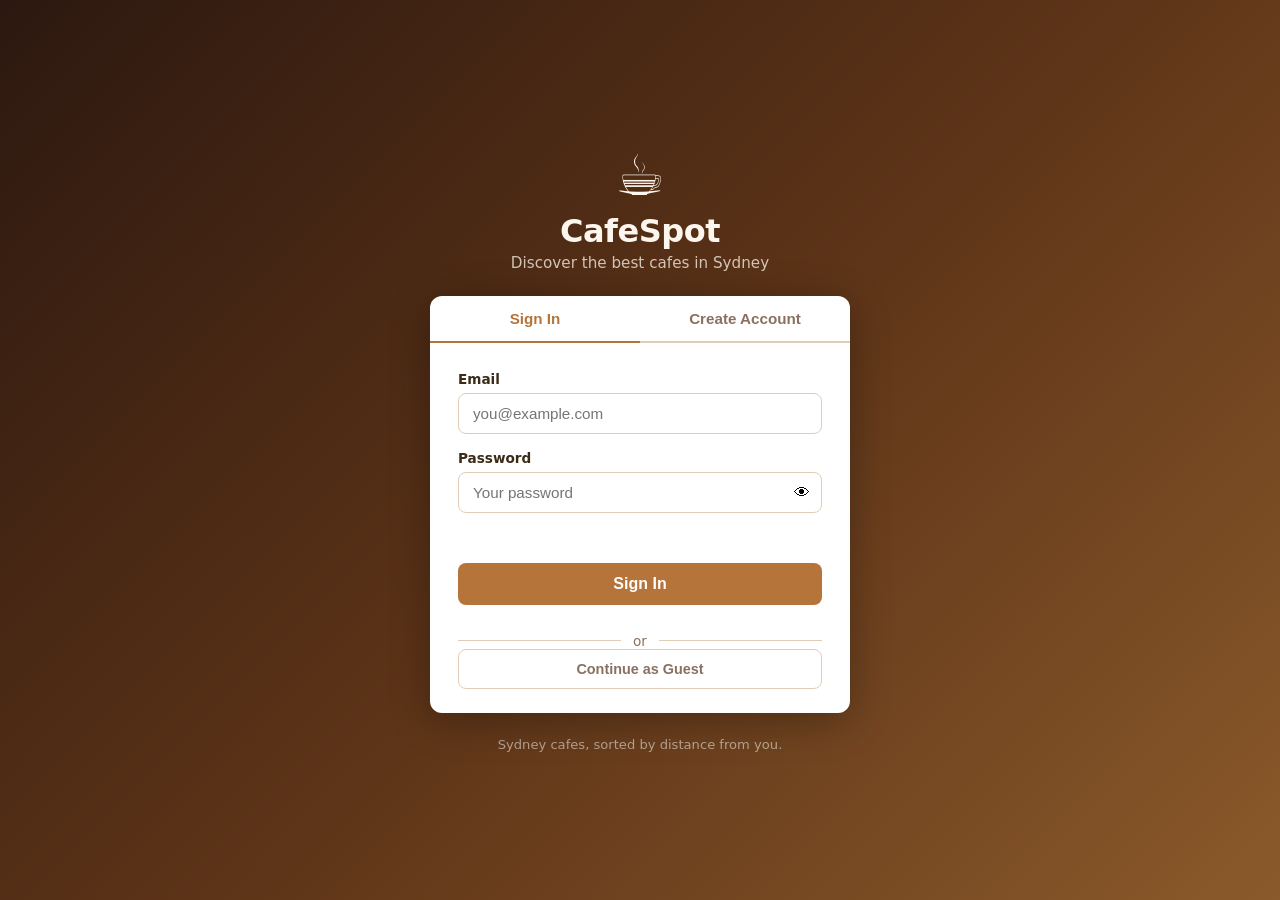
<file: frontend/index.html>
<!DOCTYPE html>
<html lang="en">
<head>
    <meta charset="UTF-8">
    <meta name="viewport" content="width=device-width, initial-scale=1.0">
    <title>CafeSpot — Find Sydney Cafes</title>
    <link rel="stylesheet" href="css/style.css">
</head>
<body class="auth-page">

    <div class="auth-container">
        <div class="auth-brand">
            <div class="brand-logo">☕</div>
            <h1>CafeSpot</h1>
            <p>Discover the best cafes in Sydney</p>
        </div>

        <div class="auth-card">
            <div class="auth-tabs">
                <button class="auth-tab active" data-tab="login">Sign In</button>
                <button class="auth-tab" data-tab="register">Create Account</button>
            </div>

            <!-- Login Form -->
            <form id="loginForm" class="auth-form active">
                <div class="form-group">
                    <label for="loginEmail">Email</label>
                    <input type="email" id="loginEmail" placeholder="you@example.com" required autocomplete="email">
                </div>
                <div class="form-group">
                    <label for="loginPassword">Password</label>
                    <div class="input-pw">
                        <input type="password" id="loginPassword" placeholder="Your password" required autocomplete="current-password">
                        <button type="button" class="pw-toggle" data-target="loginPassword">👁</button>
                    </div>
                </div>
                <div class="form-error" id="loginError"></div>
                <button type="submit" class="btn-auth" id="loginBtn">Sign In</button>
            </form>

            <!-- Register Form -->
            <form id="registerForm" class="auth-form">
                <div class="form-group">
                    <label for="regUsername">Username</label>
                    <input type="text" id="regUsername" placeholder="e.g. coffeeaddict" required minlength="3" autocomplete="username">
                </div>
                <div class="form-group">
                    <label for="regEmail">Email</label>
                    <input type="email" id="regEmail" placeholder="you@example.com" required autocomplete="email">
                </div>
                <div class="form-group">
                    <label for="regPassword">Password</label>
                    <div class="input-pw">
                        <input type="password" id="regPassword" placeholder="At least 6 characters" required minlength="6" autocomplete="new-password">
                        <button type="button" class="pw-toggle" data-target="regPassword">👁</button>
                    </div>
                </div>
                <div class="form-group">
                    <label for="regConfirm">Confirm Password</label>
                    <div class="input-pw">
                        <input type="password" id="regConfirm" placeholder="Repeat password" required autocomplete="new-password">
                        <button type="button" class="pw-toggle" data-target="regConfirm">👁</button>
                    </div>
                </div>
                <div class="form-error" id="registerError"></div>
                <button type="submit" class="btn-auth" id="registerBtn">Create Account</button>
            </form>

            <!-- Guest access — always visible on both tabs -->
            <div class="guest-section">
                <div class="guest-divider"><span>or</span></div>
                <button type="button" class="btn-guest" id="guestBtn">
                    Continue as Guest
                </button>
            </div>
        </div>

        <p class="auth-footer">Sydney cafes, sorted by distance from you.</p>
    </div>

    <script src="js/config.js"></script>
    <script src="js/auth.js"></script>
    <script>
        // Redirect if already logged in
        if (Auth.isLoggedIn()) window.location.href = '/dashboard.html';

        // Tab switching
        document.querySelectorAll('.auth-tab').forEach(tab => {
            tab.addEventListener('click', () => {
                document.querySelectorAll('.auth-tab, .auth-form').forEach(el => el.classList.remove('active'));
                tab.classList.add('active');
                document.getElementById(tab.dataset.tab + 'Form').classList.add('active');
            });
        });

        // Password visibility toggle
        document.querySelectorAll('.pw-toggle').forEach(btn => {
            btn.addEventListener('click', () => {
                const input = document.getElementById(btn.dataset.target);
                input.type = input.type === 'password' ? 'text' : 'password';
            });
        });

        // Login
        document.getElementById('loginForm').addEventListener('submit', async e => {
            e.preventDefault();
            const btn = document.getElementById('loginBtn');
            const err = document.getElementById('loginError');
            err.textContent = '';
            btn.disabled = true;
            btn.textContent = 'Signing in...';
            try {
                await Auth.login(
                    document.getElementById('loginEmail').value,
                    document.getElementById('loginPassword').value
                );
                window.location.href = '/dashboard.html';
            } catch (ex) {
                err.textContent = ex.message;
                btn.disabled = false;
                btn.textContent = 'Sign In';
            }
        });

        // Register
        document.getElementById('registerForm').addEventListener('submit', async e => {
            e.preventDefault();
            const btn = document.getElementById('registerBtn');
            const err = document.getElementById('registerError');
            err.textContent = '';
            const pw  = document.getElementById('regPassword').value;
            const cfm = document.getElementById('regConfirm').value;
            if (pw !== cfm) { err.textContent = 'Passwords do not match.'; return; }
            btn.disabled = true;
            btn.textContent = 'Creating account...';
            try {
                await Auth.register(
                    document.getElementById('regUsername').value,
                    document.getElementById('regEmail').value,
                    pw
                );
                window.location.href = '/dashboard.html';
            } catch (ex) {
                err.textContent = ex.message;
                btn.disabled = false;
                btn.textContent = 'Create Account';
            }
        });

        // Guest button
        document.getElementById('guestBtn').addEventListener('click', () => {
            sessionStorage.setItem('cafespot_guest', 'true');
            window.location.href = '/dashboard.html';
        });
    </script>
</body>
</html>
</file>
<file: frontend/css/style.css>
/* ── Reset & Base ──────────────────────────────────────────────────────────── */
*, *::before, *::after { box-sizing: border-box; margin: 0; padding: 0; }

:root {
    --coffee:    #b5743a;
    --coffee-dk: #8b5a2b;
    --coffee-lt: #e8c99a;
    --cream:     #fdf6ee;
    --dark:      #1e1208;
    --text:      #3d2b1a;
    --muted:     #8a7060;
    --border:    #e0cdb8;
    --white:     #ffffff;
    --success:   #2d9e6b;
    --error:     #d94f4f;
    --info:      #2563eb;
    --shadow:    0 2px 12px rgba(0,0,0,0.10);
    --radius:    12px;
}

html, body { height: 100%; font-family: 'Segoe UI', system-ui, sans-serif; color: var(--text); }

a { color: var(--coffee); text-decoration: none; }
a:hover { text-decoration: underline; }

/* ── Auth Page ─────────────────────────────────────────────────────────────── */
.auth-page {
    min-height: 100vh;
    background: linear-gradient(135deg, #2c1810 0%, #5c3317 50%, #8b5a2b 100%);
    display: flex; align-items: center; justify-content: center;
    padding: 24px;
}

.auth-container {
    width: 100%; max-width: 420px;
    display: flex; flex-direction: column; align-items: center; gap: 24px;
}

.auth-brand { text-align: center; color: var(--cream); }
.brand-logo { font-size: 56px; line-height: 1; margin-bottom: 8px; }
.auth-brand h1 { font-size: 2rem; font-weight: 700; letter-spacing: -0.5px; }
.auth-brand p  { font-size: 0.95rem; opacity: 0.75; margin-top: 4px; }

.auth-card {
    width: 100%;
    background: var(--white);
    border-radius: var(--radius);
    box-shadow: 0 8px 40px rgba(0,0,0,0.30);
    overflow: hidden;
}

.auth-tabs {
    display: flex;
    border-bottom: 2px solid var(--border);
}
.auth-tab {
    flex: 1; padding: 14px;
    background: none; border: none; cursor: pointer;
    font-size: 0.95rem; font-weight: 600; color: var(--muted);
    transition: color 0.2s, border-bottom 0.2s;
    border-bottom: 2px solid transparent; margin-bottom: -2px;
}
.auth-tab.active { color: var(--coffee); border-bottom-color: var(--coffee); }

.auth-form { display: none; padding: 28px; flex-direction: column; gap: 16px; }
.auth-form.active { display: flex; }

.form-group { display: flex; flex-direction: column; gap: 6px; }
.form-group label { font-size: 0.85rem; font-weight: 600; color: var(--text); }
.form-group input {
    padding: 11px 14px; border: 1.5px solid var(--border); border-radius: 8px;
    font-size: 0.95rem; transition: border-color 0.2s; width: 100%;
}
.form-group input:focus { outline: none; border-color: var(--coffee); }

.input-pw { position: relative; }
.input-pw input { width: 100%; padding-right: 40px; }
.pw-toggle {
    position: absolute; right: 10px; top: 50%; transform: translateY(-50%);
    background: none; border: none; cursor: pointer; font-size: 16px; padding: 2px;
}

.form-error { color: var(--error); font-size: 0.85rem; min-height: 1em; }

.btn-auth {
    padding: 12px; background: var(--coffee); color: #fff;
    border: none; border-radius: 8px; font-size: 1rem; font-weight: 600;
    cursor: pointer; transition: background 0.2s;
    margin-top: 4px;
}
.btn-auth:hover { background: var(--coffee-dk); }
.btn-auth:disabled { opacity: 0.6; cursor: not-allowed; }

.guest-divider {
    display: flex; align-items: center; gap: 12px;
    color: var(--muted); font-size: 0.85rem;
}
.guest-divider::before, .guest-divider::after {
    content: ''; flex: 1; height: 1px; background: var(--border);
}

.guest-section {
    padding: 0 28px 24px;
}

.btn-guest {
    width: 100%;
    padding: 11px; background: transparent; color: var(--muted);
    border: 1.5px solid var(--border); border-radius: 8px; font-size: 0.9rem;
    font-weight: 600; cursor: pointer; transition: border-color 0.2s, color 0.2s;
}
.btn-guest:hover { border-color: var(--coffee); color: var(--coffee); }

.auth-footer { color: rgba(255,255,255,0.5); font-size: 0.82rem; text-align: center; }

/* ── Dashboard Layout ──────────────────────────────────────────────────────── */
.dashboard-page {
    display: flex; flex-direction: column; height: 100vh; overflow: hidden;
    background: var(--cream);
}

.app-header {
    display: flex; align-items: center; justify-content: space-between;
    padding: 0 20px; height: 58px;
    background: var(--dark); color: var(--cream);
    box-shadow: 0 2px 8px rgba(0,0,0,0.3);
    flex-shrink: 0; z-index: 100;
}

.header-brand { display: flex; align-items: center; gap: 10px; }
.header-logo   { font-size: 24px; }
.header-title  { font-size: 1.2rem; font-weight: 700; letter-spacing: -0.3px; }

.header-actions { display: flex; align-items: center; gap: 14px; }

/* ── Favourites Dropdown Wrapper ───────────────────────────────────────────── */
.fav-dropdown-wrapper {
    position: relative;
}

.fav-toggle-btn {
    background: rgba(255,255,255,0.1); border: 1px solid rgba(255,255,255,0.2);
    color: var(--cream); padding: 6px 14px; border-radius: 20px;
    cursor: pointer; font-size: 0.88rem; font-weight: 600;
    display: flex; align-items: center; gap: 6px;
    transition: background 0.2s;
    user-select: none;
}
.fav-toggle-btn:hover { background: rgba(255,255,255,0.2); }

.fav-count-badge {
    background: var(--coffee); color: #fff; border-radius: 50%;
    width: 18px; height: 18px; font-size: 0.72rem; font-weight: 700;
    display: inline-flex; align-items: center; justify-content: center;
}
.fav-count-badge:empty { display: none; }

/* ── Favourites Dropdown Menu ──────────────────────────────────────────────── */
.fav-dropdown {
    position: absolute;
    top: calc(100% + 10px);
    right: 0;
    width: 300px;
    background: var(--white);
    border: 1px solid var(--border);
    border-radius: var(--radius);
    box-shadow: 0 8px 32px rgba(0,0,0,0.18);
    z-index: 600;
    opacity: 0;
    transform: translateY(-8px);
    pointer-events: none;
    transition: opacity 0.2s ease, transform 0.2s ease;
    overflow: hidden;
}
.fav-dropdown.open {
    opacity: 1;
    transform: translateY(0);
    pointer-events: all;
}

/* Small arrow/caret pointing up */
.fav-dropdown::before {
    content: '';
    position: absolute;
    top: -7px;
    right: 20px;
    width: 12px;
    height: 12px;
    background: var(--white);
    border-left: 1px solid var(--border);
    border-top: 1px solid var(--border);
    transform: rotate(45deg);
}

.fav-dd-header {
    display: flex; align-items: center; justify-content: space-between;
    padding: 12px 16px;
    background: var(--cream);
    border-bottom: 1px solid var(--border);
    font-size: 0.88rem; font-weight: 700; color: var(--dark);
}
.fav-dd-close {
    background: none; border: none; cursor: pointer;
    color: var(--muted); font-size: 14px; padding: 2px 4px;
    border-radius: 4px; transition: color 0.15s;
}
.fav-dd-close:hover { color: var(--error); }

.fav-dd-list {
    max-height: 320px;
    overflow-y: auto;
    padding: 8px 0;
}

.fav-dd-empty {
    text-align: center;
    color: var(--muted);
    font-size: 0.84rem;
    line-height: 1.6;
    padding: 24px 16px;
}

.fav-dd-item {
    display: flex;
    align-items: center;
    gap: 10px;
    padding: 9px 16px;
    cursor: pointer;
    transition: background 0.15s;
    border-bottom: 1px solid var(--border);
}
.fav-dd-item:last-child { border-bottom: none; }
.fav-dd-item:hover { background: var(--cream); }

.fav-dd-info {
    flex: 1;
    min-width: 0;
    display: flex;
    flex-direction: column;
    gap: 2px;
}

.fav-dd-name {
    font-size: 0.86rem;
    font-weight: 600;
    color: var(--dark);
    white-space: nowrap;
    overflow: hidden;
    text-overflow: ellipsis;
}

.fav-dd-addr {
    font-size: 0.76rem;
    color: var(--muted);
    white-space: nowrap;
    overflow: hidden;
    text-overflow: ellipsis;
}

.fav-dd-rating {
    font-size: 0.76rem;
    color: #f59e0b;
    font-weight: 600;
}

.fav-dd-remove {
    flex-shrink: 0;
    background: none;
    border: none;
    cursor: pointer;
    color: var(--muted);
    font-size: 12px;
    padding: 4px 6px;
    border-radius: 4px;
    transition: color 0.15s, background 0.15s;
    line-height: 1;
}
.fav-dd-remove:hover {
    color: var(--error);
    background: #fee2e2;
}

/* Scrollbar in dropdown */
.fav-dd-list::-webkit-scrollbar       { width: 4px; }
.fav-dd-list::-webkit-scrollbar-track { background: transparent; }
.fav-dd-list::-webkit-scrollbar-thumb { background: var(--border); border-radius: 2px; }

/* ── User Info & Logout ─────────────────────────────────────────────────────── */
.user-info { display: flex; align-items: center; gap: 6px; font-size: 0.9rem; }
.user-avatar { font-size: 18px; }

.btn-logout {
    background: rgba(255,255,255,0.1); border: 1px solid rgba(255,255,255,0.2);
    color: var(--cream); padding: 6px 14px; border-radius: 6px;
    cursor: pointer; font-size: 0.85rem; transition: background 0.2s;
}
.btn-logout:hover { background: rgba(255,255,255,0.2); }

.app-body { display: flex; flex: 1; overflow: hidden; }

/* ── Left Panel ────────────────────────────────────────────────────────────── */
.left-panel {
    width: 380px; flex-shrink: 0;
    display: flex; flex-direction: column;
    background: var(--white);
    border-right: 1px solid var(--border);
    overflow: hidden;
}

.search-section { padding: 20px; border-bottom: 1px solid var(--border); flex-shrink: 0; }
.search-title   { font-size: 1rem; font-weight: 700; color: var(--dark); margin-bottom: 14px; }

.search-form { display: flex; flex-direction: column; gap: 10px; }

.search-box { position: relative; }
.search-box input {
    width: 100%; padding: 11px 14px;
    border: 1.5px solid var(--border); border-radius: 8px;
    font-size: 0.95rem; transition: border-color 0.2s;
}
.search-box input:focus { outline: none; border-color: var(--coffee); }

.autocomplete-dropdown {
    position: absolute; top: 100%; left: 0; right: 0;
    background: var(--white); border: 1.5px solid var(--border);
    border-top: none; border-radius: 0 0 8px 8px;
    list-style: none; z-index: 200; max-height: 220px; overflow-y: auto;
    box-shadow: var(--shadow);
}
.autocomplete-dropdown li {
    padding: 10px 14px; cursor: pointer; font-size: 0.9rem;
    border-bottom: 1px solid var(--border);
}
.autocomplete-dropdown li:last-child { border-bottom: none; }
.autocomplete-dropdown li:hover { background: var(--cream); }

.btn-search {
    padding: 11px; background: var(--coffee); color: var(--white);
    border: none; border-radius: 8px; font-size: 0.95rem; font-weight: 600;
    cursor: pointer; transition: background 0.2s;
    display: flex; align-items: center; justify-content: center; gap: 8px;
}
.btn-search:hover  { background: var(--coffee-dk); }
.btn-search:disabled { opacity: 0.65; cursor: not-allowed; }

/* Filters */
.filters { display: flex; gap: 10px; flex-wrap: wrap; margin-top: 12px; align-items: center; }
.filter-item { display: flex; align-items: center; gap: 6px; font-size: 0.85rem; }
.filter-check { display: flex; align-items: center; gap: 6px; cursor: pointer; user-select: none; }
.filter-item select {
    padding: 4px 8px; border: 1px solid var(--border); border-radius: 6px;
    font-size: 0.85rem; background: var(--cream); cursor: pointer;
}

/* Results */
.results-section { flex: 1; overflow-y: auto; padding: 16px; }
.results-header  { margin-bottom: 12px; }
.results-count   { font-size: 0.85rem; color: var(--muted); font-weight: 600; }

.results-grid { display: flex; flex-direction: column; gap: 14px; }

.empty-state { text-align: center; padding: 40px 20px; color: var(--muted); }
.empty-icon  { font-size: 48px; margin-bottom: 12px; }
.empty-state p { font-size: 0.9rem; line-height: 1.6; }

/* Cafe Card */
.cafe-card {
    background: var(--white); border: 1px solid var(--border); border-radius: var(--radius);
    overflow: hidden; cursor: pointer; position: relative;
    transition: transform 0.15s, box-shadow 0.15s;
    box-shadow: 0 1px 4px rgba(0,0,0,0.06);
}
.cafe-card:hover { transform: translateY(-2px); box-shadow: var(--shadow); }

.cafe-rank {
    position: absolute; top: 10px; left: 10px; z-index: 1;
    background: var(--coffee); color: #fff; font-weight: 700; font-size: 0.8rem;
    padding: 2px 8px; border-radius: 12px;
}
.fav-btn {
    position: absolute; top: 8px; right: 8px; z-index: 1;
    background: rgba(0,0,0,0.4); border: none; border-radius: 50%;
    width: 30px; height: 30px; font-size: 14px; cursor: pointer;
    display: flex; align-items: center; justify-content: center;
    transition: background 0.2s;
}
.fav-btn:hover { background: rgba(0,0,0,0.6); }

.cafe-photo { width: 100%; height: 140px; object-fit: cover; display: block; }

.cafe-body   { padding: 12px 14px 14px; }
.cafe-name   { font-size: 0.97rem; font-weight: 700; margin-bottom: 3px; color: var(--dark); }
.cafe-address { font-size: 0.82rem; color: var(--muted); margin-bottom: 8px; }

.cafe-meta { display: flex; flex-wrap: wrap; gap: 6px; align-items: center; margin-bottom: 8px; font-size: 0.82rem; }

.stars    { color: #f59e0b; }
.rating-num { font-weight: 600; }
.review-count { color: var(--muted); }
.no-rating { color: var(--muted); font-style: italic; }

.price-badge { font-weight: 700; color: var(--coffee); }

.badge { padding: 2px 7px; border-radius: 10px; font-size: 0.75rem; font-weight: 600; }
.badge-open   { background: #d1fae5; color: #065f46; }
.badge-closed { background: #fee2e2; color: #991b1b; }

.distance { font-size: 0.82rem; color: var(--muted); display: block; margin-bottom: 10px; }

.btn-details {
    padding: 7px 14px; background: var(--cream); border: 1.5px solid var(--coffee);
    color: var(--coffee); border-radius: 6px; font-size: 0.82rem; font-weight: 600;
    cursor: pointer; transition: background 0.2s;
}
.btn-details:hover { background: var(--coffee-lt); }

/* ── Map Panel ─────────────────────────────────────────────────────────────── */
.map-panel { flex: 1; position: relative; }
#map { width: 100%; height: 100%; }

/* ── Modal ─────────────────────────────────────────────────────────────────── */
.modal-overlay {
    position: fixed; inset: 0; background: rgba(0,0,0,0.55);
    z-index: 1000; display: flex; align-items: center; justify-content: center;
    padding: 20px;
}
.modal-box {
    background: var(--white); border-radius: var(--radius);
    width: 100%; max-width: 600px; max-height: 90vh; overflow-y: auto;
    position: relative; box-shadow: 0 20px 60px rgba(0,0,0,0.3);
}
.modal-loading { padding: 60px; text-align: center; color: var(--muted); }
.modal-close {
    position: absolute; top: 12px; right: 12px; z-index: 10;
    background: rgba(0,0,0,0.5); color: #fff; border: none; border-radius: 50%;
    width: 32px; height: 32px; font-size: 14px; cursor: pointer;
    display: flex; align-items: center; justify-content: center;
}

.modal-photos { display: flex; gap: 4px; overflow: hidden; border-radius: var(--radius) var(--radius) 0 0; max-height: 220px; }
.detail-photo { flex: 1; width: 0; height: 220px; object-fit: cover; }

.modal-streetview {
    overflow: hidden;
    height: 220px;
    background: var(--cream);
    position: relative;
}
.modal-streetview.sv-hidden { display: none; }
.sv-loading {
    position: absolute; inset: 0;
    display: flex; align-items: center; justify-content: center;
    color: var(--muted); font-size: 0.88rem;
    background: var(--cream);
    pointer-events: none;
}

.modal-content { padding: 20px 24px 24px; }
.modal-content h2 { font-size: 1.3rem; font-weight: 700; margin-bottom: 6px; }
.modal-address { color: var(--muted); font-size: 0.9rem; margin-bottom: 12px; }

.modal-meta { display: flex; flex-wrap: wrap; gap: 12px; font-size: 0.88rem; margin-bottom: 16px; }
.modal-link { color: var(--coffee); font-weight: 600; }

.modal-hours { margin-bottom: 16px; }
.modal-hours h4 { font-size: 0.9rem; font-weight: 700; margin-bottom: 8px; }
.modal-hours ul { list-style: none; display: flex; flex-direction: column; gap: 4px; }
.modal-hours li { font-size: 0.85rem; color: var(--text); }

.modal-reviews h4 { font-size: 0.9rem; font-weight: 700; margin-bottom: 10px; }
.review { padding: 12px; background: var(--cream); border-radius: 8px; margin-bottom: 8px; font-size: 0.85rem; }
.review-header { display: flex; gap: 8px; align-items: center; margin-bottom: 6px; flex-wrap: wrap; }
.review-stars  { color: #f59e0b; }
.review-time   { color: var(--muted); font-size: 0.8rem; margin-left: auto; }
.review p      { line-height: 1.5; color: var(--text); }

/* ── Toast ─────────────────────────────────────────────────────────────────── */
.toast {
    position: fixed; bottom: 24px; left: 50%; transform: translateX(-50%) translateY(20px);
    padding: 12px 24px; border-radius: 24px; font-size: 0.9rem; font-weight: 600;
    z-index: 2000; opacity: 0; transition: opacity 0.25s, transform 0.25s;
    pointer-events: none; white-space: nowrap;
}
.toast.show { opacity: 1; transform: translateX(-50%) translateY(0); }
.toast-success { background: #065f46; color: #fff; }
.toast-error   { background: #991b1b; color: #fff; }
.toast-info    { background: var(--dark); color: var(--cream); }

/* ── Spinner ───────────────────────────────────────────────────────────────── */
.spinner {
    display: inline-block; width: 14px; height: 14px;
    border: 2px solid rgba(255,255,255,0.4);
    border-top-color: #fff; border-radius: 50%;
    animation: spin 0.7s linear infinite;
}
@keyframes spin { to { transform: rotate(360deg); } }

/* ── Scrollbar ─────────────────────────────────────────────────────────────── */
::-webkit-scrollbar       { width: 6px; }
::-webkit-scrollbar-track { background: transparent; }
::-webkit-scrollbar-thumb { background: var(--border); border-radius: 3px; }
::-webkit-scrollbar-thumb:hover { background: var(--coffee-lt); }

/* ── Responsive ────────────────────────────────────────────────────────────── */
@media (max-width: 768px) {
    .left-panel { width: 100%; max-height: 50vh; border-right: none; border-bottom: 1px solid var(--border); }
    .app-body   { flex-direction: column; }
    .map-panel  { min-height: 50vh; }
    .header-title { display: none; }
    .fav-dropdown { right: -60px; width: 280px; }
}
</file>
